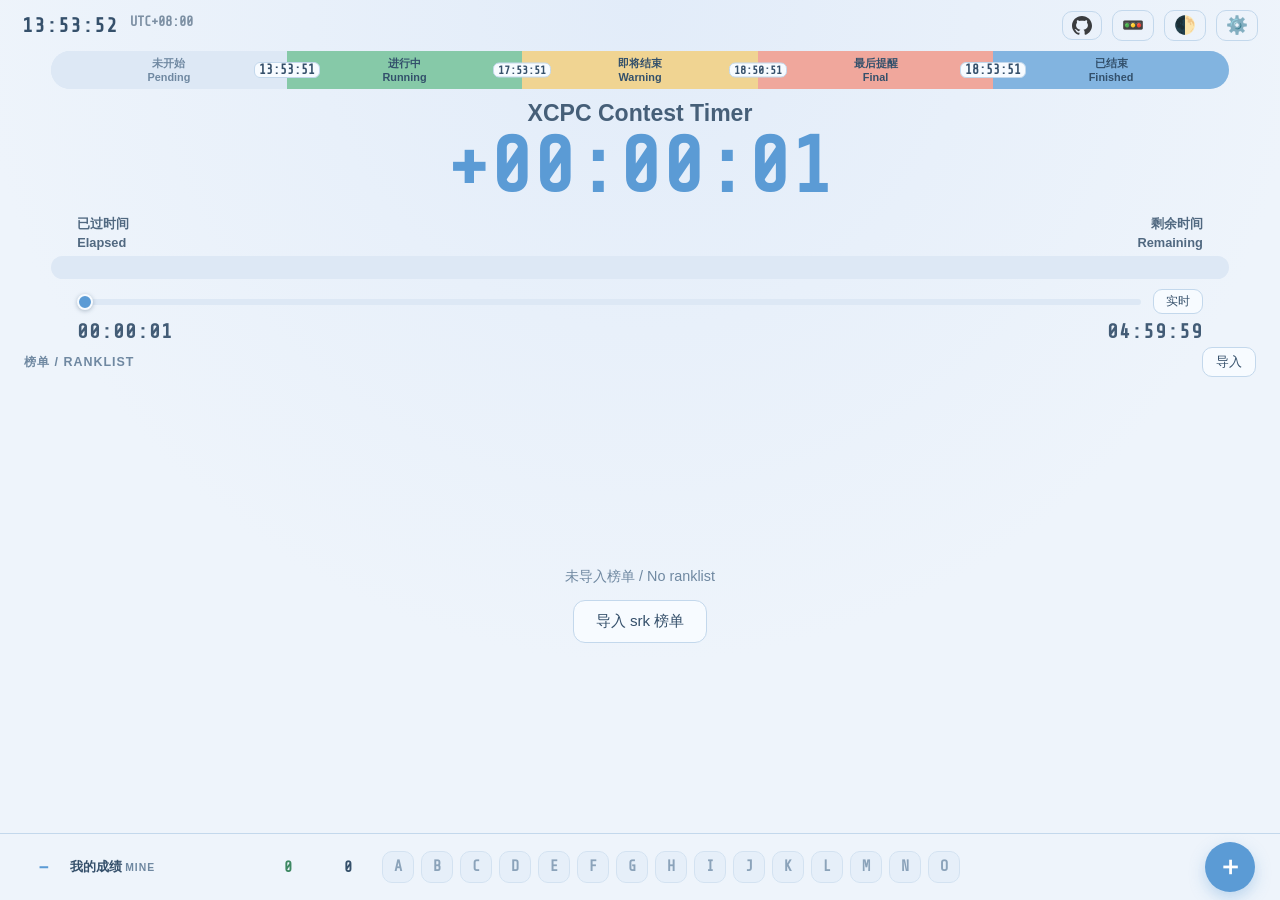
<file: index.html>
<!DOCTYPE html>
<html lang="zh-CN">

<head>
    <meta charset="UTF-8">
    <meta name="viewport" content="width=device-width, initial-scale=1.0">
    <title>TIME</title>
    <link rel="icon" type="image/webp" href="img/hourglass-not-done-microsoft.webp">
    <link rel="stylesheet" href="style.css">
</head>

<body>
    <div id="settings-modal" class="modal hidden">
        <div class="modal-content">
            <h2 style="margin-bottom: 5px;">设置</h2>
            <div style="text-align: center; font-size: 0.9rem; opacity: 0.9; font-weight: bold; margin-bottom: 14px; text-transform: uppercase; font-family: 'Share Tech Mono', monospace;">Settings</div>
            <div class="form-group">
                <label class="toggle-row" for="sim-toggle">
                    <span class="toggle-text">
                        <span class="toggle-cn">榜单模拟</span>
                        <span class="toggle-en">Ranklist Simulation</span>
                    </span>
                    <span class="toggle-switch">
                        <input type="checkbox" id="sim-toggle" checked>
                        <span class="toggle-track"></span>
                    </span>
                </label>
            </div>
            <div class="form-group">
                <label for="timezone-offset">时区调整 Time Zone (UTC Offset)</label>
                <div style="display: flex; gap: 5px;">
                    <input type="text" id="timezone-offset" placeholder="+08:00" value="+08:00" style="text-align: left; flex: 1;">
                    <button type="button" id="tz-btn-down" style="padding: 0 15px; font-size: 1.5rem; flex-shrink: 0;" title="减少时区">-</button>
                    <button type="button" id="tz-btn-up" style="padding: 0 15px; font-size: 1.5rem; flex-shrink: 0;" title="增加时区">+</button>
                </div>
            </div>
            <div class="form-group">
                <label for="page-title">页面标题 Page Title</label>
                <input type="text" id="page-title" value="TIME">
            </div>
            <div class="form-group">
                <label for="start-date">开始时间 Start Time</label>
                <div style="display: flex; gap: 5px;">
                    <input type="date" id="start-date" style="flex: 1.15; min-width: 0;" title="开始日期">
                    <div style="position: relative; flex: 1; min-width: 0;">
                        <input type="text" id="start-clock" style="width: 100%; padding-right: 28px;" placeholder="HH:MM:SS" title="开始时刻，可直接输入 HH:MM:SS 或 HH:MM">
                        <button type="button" id="start-clock-pick" title="选择时刻" aria-label="选择时刻" style="position: absolute; right: 0; top: 0; height: 100%; padding: 0 8px; font-size: 0.7rem; line-height: 1; border: none; border-left: 1.5px solid var(--modal-border); border-radius: 0 10px 10px 0; background: transparent; color: var(--text-muted); transform: none;">▼</button>
                    </div>
                    <button type="button" id="reset-time-btn" style="padding: 0 12px; font-size: 0.9rem; flex-shrink: 0; white-space: nowrap;" title="把开始时间设为此刻，从现在开始计时">重置</button>
                </div>
                <div id="start-picker" class="time-picker hidden">
                    <div class="tp-head"><span>时 H</span><span>分 M</span><span>秒 S</span></div>
                    <div class="tp-cols">
                        <div class="tp-col" id="tp-hour"></div>
                        <div class="tp-col" id="tp-min"></div>
                        <div class="tp-col" id="tp-sec"></div>
                    </div>
                    <button type="button" id="tp-now" class="tp-now">现在 Now</button>
                </div>
            </div>
            <div class="form-group">
                <label for="duration-hours">比赛时长 Duration</label>
                <div style="display: flex; gap: 5px;">
                    <div style="position: relative; flex: 1;">
                        <input type="text" id="duration-hours" value="5" style="text-align: left; padding-right: 35px;" title="比赛时长（小时），可填小数，例如 4.5">
                        <span style="position: absolute; right: 10px; top: 50%; transform: translateY(-50%); opacity: 0.8; font-size: 0.9rem; pointer-events: none; font-family: 'Share Tech Mono', monospace;">h</span>
                    </div>
                    <button type="button" id="duration-btn-down" style="padding: 0 15px; font-size: 1.5rem; flex-shrink: 0;" title="减少">-</button>
                    <button type="button" id="duration-btn-up" style="padding: 0 15px; font-size: 1.5rem; flex-shrink: 0;" title="增加">+</button>
                </div>
                <div id="end-time-hint" style="margin-top: 4px; font-size: 0.78rem; color: var(--text-muted); font-family: 'Share Tech Mono', Consolas, monospace;">结束 End —</div>
            </div>
            <div class="form-group">
                <label for="warning-ratio">提醒比例 Warning Ratio</label>
                <div style="display: flex; gap: 5px;">
                    <input type="text" id="warning-ratio" value="0.20" style="text-align: left; flex: 1;" title="比例">
                    <div style="position: relative; flex: 1;">
                        <input type="text" id="warning-time" style="text-align: left; padding-right: 35px; width: 100%;" title="对应时间">
                        <span style="position: absolute; right: 10px; top: 50%; transform: translateY(-50%); opacity: 0.8; font-size: 0.9rem; pointer-events: none; font-family: 'Share Tech Mono', monospace;">min</span>
                    </div>
                    <button type="button" id="wr-btn-down" style="padding: 0 15px; font-size: 1.5rem; flex-shrink: 0;" title="减少">-</button>
                    <button type="button" id="wr-btn-up" style="padding: 0 15px; font-size: 1.5rem; flex-shrink: 0;" title="增加">+</button>
                </div>
            </div>
            <div class="form-group">
                <label for="final-warning">最后提醒 Final Warning</label>
                <div style="display: flex; gap: 5px;">
                    <div style="position: relative; flex: 1;">
                        <input type="text" id="final-warning" value="3" style="text-align: left; padding-right: 35px;">
                        <span style="position: absolute; right: 10px; top: 50%; transform: translateY(-50%); opacity: 0.8; font-size: 0.9rem; pointer-events: none; font-family: 'Share Tech Mono', monospace;">min</span>
                    </div>
                    <button type="button" id="fw-btn-down" style="padding: 0 15px; font-size: 1.5rem; flex-shrink: 0;" title="减少">-</button>
                    <button type="button" id="fw-btn-up" style="padding: 0 15px; font-size: 1.5rem; flex-shrink: 0;" title="增加">+</button>
                </div>
            </div>
            <div style="display: flex; gap: 12px;">
                <div class="form-group" style="flex: 1; min-width: 0;">
                    <label for="wrong-penalty">错误罚时 Penalty</label>
                    <div style="display: flex; gap: 4px;">
                        <div style="position: relative; flex: 1; min-width: 0;">
                            <input type="text" id="wrong-penalty" value="20" style="text-align: left; padding-right: 30px;" title="每道已通过题目在 AC 前的每次错误提交所加的罚时（分钟）">
                            <span style="position: absolute; right: 6px; top: 50%; transform: translateY(-50%); opacity: 0.8; font-size: 0.8rem; pointer-events: none; font-family: 'Share Tech Mono', monospace;">min</span>
                        </div>
                        <button type="button" id="wp-btn-down" style="padding: 0 9px; font-size: 1.2rem; flex-shrink: 0;" title="减少">-</button>
                        <button type="button" id="wp-btn-up" style="padding: 0 9px; font-size: 1.2rem; flex-shrink: 0;" title="增加">+</button>
                    </div>
                </div>
                <div class="form-group" style="flex: 1; min-width: 0;">
                    <label for="problem-count">题目数量 Problems</label>
                    <div style="display: flex; gap: 4px;">
                        <input type="text" id="problem-count" value="15" style="text-align: left; flex: 1; min-width: 0;" title="罚时板显示的题目数量 (1-26)，从 A 开始命名">
                        <button type="button" id="pc-btn-down" style="padding: 0 9px; font-size: 1.2rem; flex-shrink: 0;" title="减少">-</button>
                        <button type="button" id="pc-btn-up" style="padding: 0 9px; font-size: 1.2rem; flex-shrink: 0;" title="增加">+</button>
                    </div>
                </div>
            </div>
            <div class="form-group" style="display: flex; align-items: center; justify-content: space-between; gap: 10px; flex-wrap: wrap; margin-bottom: 0;">
                <span style="font-size: 0.85rem; color: var(--text-muted);">记录保存在本机浏览器 / Saved locally</span>
                <button type="button" id="pb-reset-settings" style="font-size: 0.85rem; padding: 5px 10px;">清空罚时板 Clear</button>
            </div>
            <div class="modal-actions">
                <button id="save-settings-btn" style="display: flex; flex-direction: column; align-items: center; gap: 4px; margin: 0 auto;">
                    <span style="font-weight: bold;">保存关闭</span>
                    <span style="font-size: 0.8em; opacity: 0.9; font-weight: bold; font-family: 'Share Tech Mono', monospace;">Save & Close</span>
                </button>
            </div>
        </div>
    </div>

    <header>
        <div class="top-left">
            <span id="current-time-display" class="time-text small-clock" title="当前时间">00:00:00</span>
            <sup id="timezone-display" class="timezone-sup" title="当前时区">UTC</sup>
        </div>
        <div class="top-right">
            <a id="github-link" class="icon-link" href="https://github.com/zeyu10/xcpc-contest-timer" target="_blank" rel="noopener noreferrer" title="GitHub" aria-label="GitHub">
                <img class="icon-logo icon-logo-black" src="img/GitHub_Invertocat_Black.svg" alt="GitHub">
                <img class="icon-logo icon-logo-white" src="img/GitHub_Invertocat_White.svg" alt="GitHub">
            </a>
            <button id="legend-toggle" title="显示 / 隐藏说明进度条">🚥</button>
            <button id="theme-toggle" title="切换深色 / 浅色模式">🌓</button>
            <button id="settings-toggle" title="设定">⚙️</button>
        </div>
    </header>

    <main class="center-stage">
        <div id="legend-bar-container" class="legend-container">
            <div class="legend-segment empty-segment">
                <span class="cn">未开始</span>
                <span class="en">Pending</span>
                <div id="marker-1" class="legend-marker"></div>
            </div>
            <div class="legend-segment green-segment">
                <span class="cn">进行中</span>
                <span class="en">Running</span>
                <div id="marker-2" class="legend-marker"></div>
            </div>
            <div class="legend-segment yellow-segment">
                <span class="cn">即将结束</span>
                <span class="en">Warning</span>
                <div id="marker-3" class="legend-marker"></div>
            </div>
            <div class="legend-segment red-segment">
                <span class="cn">最后提醒</span>
                <span class="en">Final</span>
                <div id="marker-4" class="legend-marker"></div>
            </div>
            <div class="legend-segment blue-segment">
                <span class="cn">已结束</span>
                <span class="en">Finished</span>
            </div>
        </div>
        
        <h1 id="main-title">TIME</h1>
        <div class="big-text-container">
            <div id="big-text" class="time-text display-clock">+00:00:00</div>
        </div>

        <div class="progress-section">
            <div class="progress-labels-top">
                <div class="left-text">
                    <span class="label">已过时间</span>
                    <span class="label">Elapsed</span>
                </div>
                <div class="right-text">
                    <span class="label">剩余时间</span>
                    <span class="label">Remaining</span>
                </div>
            </div>

            <div class="progress-bar-container">
                <div id="progress-bar-fill" class="progress-bar"></div>
            </div>

            <div class="scrub-row">
                <input type="range" id="time-scrub" class="scrub" min="0" max="100" step="1" value="0" aria-label="时间轴 / Timeline">
                <button type="button" id="scrub-reset" class="scrub-btn" title="回到实时">实时</button>
            </div>

            <div class="progress-labels-bottom">
                <div class="left-time">
                    <span id="elapsed-time" class="time-text medium-clock">00:00:00</span>
                </div>
                <div class="right-time">
                    <span id="remaining-time" class="time-text medium-clock">00:00:00</span>
                </div>
            </div>
        </div>
    </main>

    <section id="ranklist" class="ranklist">
        <div class="rl-head">
            <div class="rl-head-left">
                <span class="rl-label">榜单 / RANKLIST</span>
                <span id="rl-title" class="rl-title"></span>
            </div>
            <div class="rl-head-actions">
                <button id="rl-import-btn" class="rl-btn" title="导入 srk (Standard Ranklist) JSON">导入</button>
                <button id="rl-clear-btn" class="rl-btn hidden" title="清除已导入的榜单">清空</button>
            </div>
        </div>
        <div class="rl-body">
            <div id="rl-empty" class="rl-empty">
                <div>未导入榜单 / No ranklist</div>
                <button id="rl-import-btn-2" class="rl-import-big">导入 srk 榜单</button>
            </div>
            <div id="rl-scroll" class="rl-scroll hidden">
                <table id="rl-table" class="rl-table"></table>
            </div>
        </div>
    </section>

    <section id="penalty-board" class="penalty-board">
        <div class="pb-mine">
            <span class="pb-mine-rank" id="pb-rank" title="当前名次">—</span>
            <span class="pb-mine-team">我的成绩 <span class="pb-mine-en">MINE</span></span>
            <span class="pb-mine-solved" id="pb-solved" title="当前通过题数">0</span>
            <span class="pb-mine-penalty" id="pb-penalty" title="当前罚时（分钟）">0</span>
        </div>
        <div class="pb-cells-wrap">
            <div id="pb-grid" class="pb-grid"></div>
        </div>
        <button id="pb-add" class="pb-add" title="记录一次提交" aria-label="记录一次提交">＋</button>
    </section>

    <div id="rl-modal" class="modal hidden">
        <div class="modal-content rl-modal-content">
            <h2 style="margin-bottom: 4px;">导入榜单</h2>
            <div class="rl-modal-sub">SRK · Standard Ranklist JSON</div>
            <textarea id="rl-input" spellcheck="false" placeholder='{&#10;  "type": "general",&#10;  "version": "0.3.13",&#10;  "contest": { "title": "...", "startAt": "...", "duration": [5, "h"] },&#10;  "problems": [ { "alias": "A", "title": "..." } ],&#10;  "rows": [ { "user": { "name": "Team" }, "score": { "value": 1, "time": [79, "min"] }, "statuses": [ { "result": "AC", "time": [79, "min"], "tries": 1 } ] } ]&#10;}'></textarea>
            <div id="rl-error" class="rl-error hidden"></div>
            <div class="rl-file-row">
                <button type="button" id="rl-file-btn" class="rl-btn">选择 JSON 文件</button>
                <input type="file" id="rl-file-input" accept=".json,application/json,text/plain" hidden>
                <span id="rl-file-note" class="rl-file-note">也可以直接把 .json 文件拖到这里</span>
            </div>
            <div class="rl-modal-foot">
                <span class="rl-hint">只有已通过的题目计入罚时；缺失 score 时会按 sorter 的 ICPC 规则推算</span>
                <div class="rl-modal-actions">
                    <button id="rl-import-cancel" class="rl-btn">取消</button>
                    <button id="rl-import-confirm" class="rl-btn rl-btn-primary">确认导入</button>
                </div>
            </div>
        </div>
    </div>

    <div id="pb-sheet" class="pb-sheet hidden">
        <div class="pb-sheet-head">
            <span>记录提交 / Submit</span>
            <button id="pb-sheet-close" class="pb-sheet-close" title="关闭">×</button>
        </div>
        <div id="pb-picker" class="pb-picker"></div>
        <div class="pb-sheet-actions">
            <button id="pb-ac" class="pb-choice pb-choice-ac">正确</button>
            <button id="pb-wa" class="pb-choice pb-choice-wa">错误</button>
        </div>
        <div class="pb-sheet-hint">选题目 → 点「正确」或「错误」<br>点击已记录的字母可清除该题</div>
    </div>

    <div id="toast"></div>

    <script src="script.js"></script>
</body>

</html>
</file>
<file: style.css>
@font-face {
    font-family: 'Share Tech Mono';
    src: url('./ShareTechMono.woff2') format('woff2');
    font-weight: normal;
    font-style: normal;
    font-display: swap;
}

/* ===== 淡蓝色主题 / Soft blue theme ===== */
:root {
    --bg-color: #eef4fb;
    --bg-glow: #e2ecf9;
    --text-color: #35506b;
    --text-muted: #6f88a1;
    --bar-bg: #dde8f5;
    --modal-bg: #f7fbff;
    --modal-border: #c3d8ec;
    --accent: #5b9bd5;
    --accent-soft: #d6e7f7;

    --phase-run: #86c9a8;
    --phase-warn: #f0d492;
    --phase-final: #f0a79c;
    --phase-done: #82b4e0;

    --ok-bg: #d9f0e3;
    --ok-border: #a2d8bd;
    --ok-text: #3d8862;
    --bad-bg: #fbe5e1;
    --bad-border: #f0bdb4;
    --bad-text: #c06a5d;
    --idle-bg: #e6eff9;
    --idle-border: #d3e2f1;
    --idle-text: #8ba3ba;
    --float-bg: rgba(238, 244, 251, 0.93);

    /* 榜单列宽（底部“我的一行”复用同一组变量，保证列对齐） */
    --rl-pad: 24px;
    --rl-border: 1.5px;
    --rl-rank-w: 36px;
    --rl-team-w: 200px;
    --rl-solved-w: 52px;
    --rl-penalty-w: 68px;
    --rl-cell-w: 38px;
    --pb-cell-size: 32px;
}

body.dark-mode {
    --bg-color: #16232f;
    --bg-glow: #1b2b3a;
    --text-color: #d3e3f2;
    --text-muted: #8ba4bb;
    --bar-bg: #223648;
    --modal-bg: #1b2b3a;
    --modal-border: #35536b;
    --accent: #6fa8dc;
    --accent-soft: #24405a;

    --phase-run: #4e8f72;
    --phase-warn: #a8863f;
    --phase-final: #a85c50;
    --phase-done: #3f6f9e;

    --ok-bg: #1e3a31;
    --ok-border: #3a7a60;
    --ok-text: #85d9ae;
    --bad-bg: #3a2528;
    --bad-border: #7d4b46;
    --bad-text: #f0a79c;
    --idle-bg: #1e2f3f;
    --idle-border: #2c4257;
    --idle-text: #7c93a8;
    --float-bg: rgba(22, 35, 47, 0.92);
}

* {
    box-sizing: border-box;
    margin: 0;
    padding: 0;
}

body {
    background-color: var(--bg-color);
    background-image: radial-gradient(circle at 50% 0%, var(--bg-glow) 0%, var(--bg-color) 60%);
    color: var(--text-color);
    font-family: -apple-system, BlinkMacSystemFont, "Segoe UI", Roboto, Helvetica, Arial, sans-serif;
    transition: background-color 0.3s, color 0.3s;
    height: 100vh;
    display: flex;
    flex-direction: column;
    overflow: hidden;
}

.time-text {
    font-family: 'Share Tech Mono', Consolas, 'Courier New', monospace;
    font-weight: bold;
    letter-spacing: 2px;
}

header {
    display: flex;
    justify-content: space-between;
    align-items: center;
    padding: 14px 26px;
    flex: 0 0 auto;
}

.top-left {
    display: flex;
    align-items: center;
    gap: 12px;
}

.label {
    font-size: clamp(0.85rem, 1.2vw, 1.25rem);
    font-weight: bold;
    opacity: 0.85;
}

.small-clock {
    font-size: clamp(1.1rem, 1.6vw, 1.7rem);
    letter-spacing: 1px;
}

.timezone-sup {
    font-family: 'Share Tech Mono', Consolas, monospace;
    font-size: 0.85rem;
    font-weight: bold;
    opacity: 0.6;
    transform: translateY(-4px);
}

.top-right {
    display: flex;
    gap: 10px;
    align-items: center;
}

button {
    background: none;
    border: 1.5px solid var(--modal-border);
    color: var(--text-color);
    font-size: 1.3rem;
    cursor: pointer;
    padding: 5px 10px;
    border-radius: 10px;
    font-family: inherit;
    transition: transform 0.15s, background-color 0.2s, border-color 0.2s;
}

button:hover {
    transform: translateY(-1px);
    border-color: var(--accent);
}

header button,
header .icon-link {
    font-size: 1.1rem;
    padding: 4px 9px;
}

.icon-link {
    display: inline-flex;
    align-items: center;
    justify-content: center;
    border: 1.5px solid var(--modal-border);
    border-radius: 10px;
    padding: 4px 9px;
    color: var(--text-color);
    text-decoration: none;
    cursor: pointer;
    transition: transform 0.15s, border-color 0.2s;
}

.icon-link:hover {
    transform: translateY(-1px);
    border-color: var(--accent);
}

.icon-logo {
    display: block;
    height: 1.2rem;
    width: auto;
    opacity: 0.75;
}

.icon-logo-white {
    display: none;
}

body.dark-mode .icon-logo-black {
    display: none;
}

body.dark-mode .icon-logo-white {
    display: block;
}

.center-stage {
    flex: 0 0 auto;
    min-height: 0;
    display: flex;
    flex-direction: column;
    justify-content: center;
    align-items: center;
    padding: 0 4%;
}

#main-title {
    font-size: clamp(1.3rem, 2.4vw, 2.2rem);
    font-weight: 600;
    margin-bottom: 0.6vh;
    text-align: center;
    color: var(--text-color);
    opacity: 0.9;
}

.big-text-container {
    display: flex;
    justify-content: center;
    align-items: center;
}

.display-clock {
    font-size: min(7.4vw, 11.5vh);
    line-height: 1;
    color: var(--accent);
    transition: color 0.4s;
}

.display-clock[data-phase="warn"] {
    color: var(--phase-warn);
}

.display-clock[data-phase="final"] {
    color: var(--phase-final);
}

.display-clock[data-phase="done"] {
    color: var(--phase-done);
}

.progress-section {
    width: 100%;
    margin-top: 1.4vh;
}

.progress-labels-top {
    display: flex;
    justify-content: space-between;
    margin-bottom: 10px;
    padding: 0 26px;
    width: 100%;
}

.progress-labels-bottom {
    display: flex;
    justify-content: space-between;
    margin-top: 10px;
    padding: 0 26px;
    width: 100%;
}

.left-text,
.right-text {
    display: flex;
    flex-direction: column;
    gap: 2px;
}

.right-text {
    align-items: flex-end;
}

.left-time {
    display: flex;
    justify-content: flex-start;
}

.right-time {
    display: flex;
    justify-content: flex-end;
}

.medium-clock {
    font-size: clamp(1.15rem, 2.1vw, 2.1rem);
    letter-spacing: 1px;
    color: var(--text-color);
    opacity: 0.92;
}

.progress-bar-container {
    width: 100%;
    height: clamp(26px, 4vh, 46px);
    background-color: var(--bar-bg);
    border-radius: 30px;
    overflow: hidden;
}

.progress-bar {
    height: 100%;
    width: 0%;
    background-color: var(--phase-run);
    transition: width 1s linear, background-color 0.5s;
}

.progress-bar[data-phase="pending"] {
    background-color: var(--idle-border);
}

.progress-bar[data-phase="warn"] {
    background-color: var(--phase-warn);
}

.progress-bar[data-phase="final"] {
    background-color: var(--phase-final);
}

.progress-bar[data-phase="done"] {
    background-color: var(--phase-done);
}

/* ===== 阶段图例 / Legend ===== */
.legend-container {
    display: flex;
    width: 100%;
    height: clamp(38px, 5vh, 52px);
    background-color: var(--bar-bg);
    margin-bottom: 1.8vh;
    border-radius: 26px;
    overflow: hidden;
    transition: opacity 0.3s, height 0.3s, margin-bottom 0.3s, padding 0.3s;
    flex: 0 0 auto;
}

.legend-container.hidden {
    opacity: 0;
    height: 0;
    margin-bottom: 0;
    padding: 0;
    pointer-events: none;
}

.legend-segment {
    flex: 1;
    display: flex;
    flex-direction: column;
    justify-content: center;
    align-items: center;
    padding: 6px 0;
    font-size: 0.8rem;
    font-weight: bold;
    position: relative;
    color: #33506b;
}

body.dark-mode .legend-segment {
    color: #e2eefb;
}

.legend-marker {
    position: absolute;
    right: 0;
    top: 50%;
    transform: translate(50%, -50%);
    background: var(--modal-bg);
    color: var(--text-color);
    font-family: 'Share Tech Mono', Consolas, monospace;
    font-size: 0.9rem;
    padding: 1px 5px;
    border-radius: 6px;
    border: 1px solid var(--modal-border);
    z-index: 10;
    white-space: nowrap;
}

#marker-1,
#marker-4 {
    font-size: 1rem;
}

.legend-segment:last-child {
    border-right: none !important;
}

.empty-segment {
    background-color: var(--bar-bg);
    color: var(--text-muted);
}

.passed-segment {
    background-color: var(--bar-bg) !important;
    color: var(--text-muted) !important;
}

.green-segment {
    background-color: var(--phase-run);
}

.yellow-segment {
    background-color: var(--phase-warn);
}

.red-segment {
    background-color: var(--phase-final);
}

.blue-segment {
    background-color: var(--phase-done);
}

.cn {
    font-size: clamp(0.7rem, 1vw, 0.95rem);
}

.en {
    font-size: clamp(0.7rem, 1vw, 0.95rem);
}

/* ===== 自定义时间选择器（Firefox 没有 type=time 的弹出选择器） ===== */
.time-picker {
    margin-top: 6px;
    padding: 6px 8px 8px;
    border: 1.5px solid var(--modal-border);
    border-radius: 12px;
    background-color: var(--bg-color);
}

.time-picker.hidden {
    display: none;
}

.tp-head {
    display: grid;
    grid-template-columns: repeat(3, 1fr);
    gap: 4px;
    font-size: 0.65rem;
    color: var(--text-muted);
    text-align: center;
    padding-bottom: 4px;
    font-family: 'Share Tech Mono', Consolas, monospace;
}

.tp-cols {
    display: grid;
    grid-template-columns: repeat(3, 1fr);
    gap: 4px;
}

.tp-col {
    position: relative;      /* 让按钮的 offsetTop 相对本列，便于滚动定位 */
    max-height: 132px;
    overflow-y: auto;
    display: flex;
    flex-direction: column;
    gap: 2px;
}

.tp-col button {
    border: none;
    background: transparent;
    color: var(--text-color);
    font-family: 'Share Tech Mono', Consolas, monospace;
    font-size: 0.8rem;
    padding: 3px 0;
    border-radius: 6px;
    line-height: 1.2;
}

.tp-col button:hover {
    background-color: var(--accent-soft);
    transform: none;
}

.tp-col button.on {
    background-color: var(--accent);
    border-color: var(--accent);
    color: #ffffff;
}

.tp-now {
    width: 100%;
    margin-top: 6px;
    font-size: 0.78rem;
    padding: 5px 0;
    border-radius: 9px;
    border: 1.5px solid var(--modal-border);
    background-color: var(--modal-bg);
    color: var(--text-color);
}

/* ===== 罚时板 / Penalty board（固定在底部，与榜单列对齐的“我的一行”） ===== */
.penalty-board {
    position: fixed;
    left: 0;
    right: 0;
    bottom: 0;
    z-index: 900;
    display: flex;
    align-items: center;
    padding: 8px calc(var(--rl-pad) + var(--rl-border));
    background-color: var(--float-bg);
    backdrop-filter: blur(10px);
    border-top: 1.5px solid var(--modal-border);
}

.pb-mine {
    flex: 0 0 auto;
    display: grid;
    grid-template-columns: var(--rl-rank-w) var(--rl-team-w) var(--rl-solved-w) var(--rl-penalty-w);
    align-items: center;
}

.pb-mine-rank,
.pb-mine-solved,
.pb-mine-penalty {
    font-family: 'Share Tech Mono', Consolas, monospace;
    font-weight: bold;
    text-align: center;
    font-size: 0.95rem;
}

.pb-mine-rank {
    color: var(--accent);
    font-size: 1.05rem;
}

.pb-mine-team {
    font-size: 0.82rem;
    font-weight: 600;
    color: var(--text-color);
    padding-left: 8px;
    white-space: nowrap;
    overflow: hidden;
    text-overflow: ellipsis;
}

.pb-mine-en {
    font-size: 0.65rem;
    color: var(--text-muted);
    letter-spacing: 1px;
}

.pb-mine-solved {
    color: var(--ok-text);
}

.pb-mine-penalty {
    color: var(--text-color);
}

.pb-cells-wrap {
    flex: 1 1 auto;
    min-width: 0;
    overflow: hidden;
}

.pb-grid {
    display: flex;
    flex-wrap: wrap;
    gap: 7px;
    justify-content: flex-start;
}

/* 有榜单时：与榜单题目列一一对齐 */
body.has-ranklist .pb-grid {
    display: grid;
    grid-auto-flow: column;
    grid-auto-columns: var(--rl-cell-w);
    justify-content: start;
    gap: 0;
    flex-wrap: nowrap;
    will-change: transform;
}

.pb-cell {
    width: var(--pb-cell-size);
    height: var(--pb-cell-size);
    padding: 0;
    border-radius: 10px;
    border: 1.5px solid var(--idle-border);
    background-color: var(--idle-bg);
    color: var(--idle-text);
    font-family: 'Share Tech Mono', Consolas, monospace;
    font-size: 0.95rem;
    font-weight: bold;
    line-height: 1;
    letter-spacing: 0;
    transition: transform 0.15s, background-color 0.25s, border-color 0.25s, color 0.25s;
}

body.has-ranklist .pb-cell {
    justify-self: center;
}

.pb-cell:hover {
    transform: translateY(-2px);
    border-color: var(--accent);
}

.pb-cell.is-ac {
    background-color: var(--ok-bg);
    border-color: var(--ok-border);
    color: var(--ok-text);
}

.pb-cell.is-wa {
    background-color: var(--bad-bg);
    border-color: var(--bad-border);
    color: var(--bad-text);
}

/* 加号 / Add button */
.pb-add {
    flex: 0 0 auto;
    width: 50px;
    height: 50px;
    padding: 0;
    border: none;
    border-radius: 50%;
    background-color: var(--accent);
    color: #ffffff;
    font-size: 1.6rem;
    font-weight: bold;
    line-height: 1;
    box-shadow: 0 6px 16px rgba(91, 155, 213, 0.35);
    transition: transform 0.15s, box-shadow 0.2s, background-color 0.2s;
}

.pb-add:hover {
    transform: translateY(-1px) scale(1.04);
    box-shadow: 0 8px 20px rgba(91, 155, 213, 0.45);
    border: none;
}

/* 记录面板 / Submit sheet */
.pb-sheet {
    position: fixed;
    right: 24px;
    bottom: 86px;
    width: min(320px, calc(100vw - 40px));
    background-color: var(--modal-bg);
    border: 1.5px solid var(--modal-border);
    border-radius: 16px;
    padding: 16px;
    display: flex;
    flex-direction: column;
    gap: 12px;
    box-shadow: 0 14px 34px rgba(53, 80, 107, 0.16);
    z-index: 950;
}

.pb-sheet.hidden {
    display: none;
}

.pb-sheet-head {
    display: flex;
    align-items: center;
    justify-content: space-between;
    font-weight: 600;
    font-size: 0.95rem;
    color: var(--text-color);
}

.pb-sheet-close {
    border: none;
    background: none;
    font-size: 1.2rem;
    line-height: 1;
    padding: 0 4px;
    color: var(--text-muted);
}

.pb-sheet-close:hover {
    transform: none;
    border: none;
    color: var(--text-color);
}

.pb-picker {
    display: flex;
    flex-wrap: wrap;
    gap: 6px;
}

.pb-pick {
    width: 38px;
    height: 38px;
    padding: 0;
    border-radius: 10px;
    border: 1.5px solid var(--idle-border);
    background-color: var(--idle-bg);
    color: var(--idle-text);
    font-family: 'Share Tech Mono', Consolas, monospace;
    font-size: 1rem;
    font-weight: bold;
    line-height: 1;
    letter-spacing: 0;
}

.pb-pick.is-ac {
    background-color: var(--ok-bg);
    border-color: var(--ok-border);
    color: var(--ok-text);
}

.pb-pick.is-wa {
    background-color: var(--bad-bg);
    border-color: var(--bad-border);
    color: var(--bad-text);
}

.pb-pick.selected {
    border-color: var(--accent);
    box-shadow: 0 0 0 2px var(--accent-soft);
}

.pb-sheet-actions {
    display: flex;
    gap: 10px;
}

.pb-choice {
    flex: 1;
    padding: 11px 0;
    border-radius: 12px;
    font-size: 1rem;
    font-weight: bold;
}

.pb-choice-ac {
    background-color: var(--ok-bg);
    border-color: var(--ok-border);
    color: var(--ok-text);
}

.pb-choice-wa {
    background-color: var(--bad-bg);
    border-color: var(--bad-border);
    color: var(--bad-text);
}

.pb-choice:hover {
    transform: translateY(-1px);
}

.pb-sheet-hint {
    font-size: 0.75rem;
    line-height: 1.5;
    color: var(--text-muted);
    text-align: center;
}

/* ===== 设置面板 / Settings modal ===== */
.modal {
    position: fixed;
    top: 0;
    left: 0;
    width: 100vw;
    height: 100vh;
    background: rgba(53, 80, 107, 0.25);
    backdrop-filter: blur(2px);
    display: flex;
    justify-content: center;
    align-items: center;
    z-index: 1000;
}

.modal.hidden {
    display: none;
}

.modal-content {
    background-color: var(--modal-bg);
    border: 1.5px solid var(--modal-border);
    padding: 22px 26px;
    border-radius: 18px;
    width: 90%;
    max-width: 480px;
    max-height: 94vh;
    overflow-y: auto;
    box-shadow: 0 18px 40px rgba(53, 80, 107, 0.18);
}

.modal-content h2 {
    margin-bottom: 12px;
    text-align: center;
    font-size: 1.3rem;
}

.form-group {
    margin-bottom: 10px;
}

.form-group label {
    display: block;
    margin-bottom: 4px;
    font-weight: 600;
    font-size: 0.9rem;
    color: var(--text-color);
}

.form-group input {
    width: 100%;
    padding: 8px 10px;
    font-size: 0.95rem;
    border: 1.5px solid var(--modal-border);
    border-radius: 10px;
    background: var(--bg-color);
    color: var(--text-color);
    font-family: inherit;
}

.form-group input:focus {
    outline: none;
    border-color: var(--accent);
}

.color-scheme-dark input[type="datetime-local"]::-webkit-calendar-picker-indicator,
.color-scheme-dark input[type="date"]::-webkit-calendar-picker-indicator,
.color-scheme-dark input[type="time"]::-webkit-calendar-picker-indicator {
    filter: invert(1);
}

.modal-actions {
    position: sticky;
    bottom: -22px;
    margin-top: 16px;
    padding: 12px 0 22px;
    text-align: center;
    background-color: var(--modal-bg);
    border-top: 1px solid var(--modal-border);
}

.modal-actions button {
    padding: 10px 24px;
    font-size: 1.05rem;
    border-radius: 14px;
    background-color: var(--accent);
    border-color: var(--accent);
    color: #ffffff;
}

.modal-actions button:hover {
    background-color: var(--accent);
    border-color: var(--accent);
}

/* ===== 提示 / Toast ===== */
#toast {
    position: fixed;
    left: 50%;
    bottom: 34px;
    transform: translate(-50%, 14px);
    background-color: var(--modal-bg);
    color: var(--text-color);
    border: 1.5px solid var(--modal-border);
    border-radius: 12px;
    padding: 9px 20px;
    font-weight: 600;
    font-size: 0.9rem;
    opacity: 0;
    pointer-events: none;
    transition: opacity 0.25s, transform 0.25s;
    box-shadow: 0 10px 24px rgba(53, 80, 107, 0.15);
    z-index: 2000;
    max-width: 90vw;
    text-align: center;
}

#toast.show {
    opacity: 1;
    transform: translate(-50%, 0);
}

/* ===== 榜单 / Ranklist ===== */
.ranklist {
    flex: 1 1 auto;
    min-height: 0;
    display: flex;
    flex-direction: column;
    gap: 8px;
    padding: 4px var(--rl-pad) 76px;
}

.rl-head {
    flex: 0 0 auto;
    display: flex;
    align-items: center;
    justify-content: space-between;
    gap: 12px;
}

.rl-head-left {
    display: flex;
    align-items: baseline;
    gap: 10px;
    min-width: 0;
}

.rl-label {
    font-size: 0.78rem;
    font-weight: bold;
    letter-spacing: 1px;
    color: var(--text-muted);
    white-space: nowrap;
}

.rl-title {
    font-size: 0.95rem;
    font-weight: 600;
    color: var(--text-color);
    white-space: nowrap;
    overflow: hidden;
    text-overflow: ellipsis;
}

.rl-head-actions {
    display: flex;
    gap: 8px;
    flex-shrink: 0;
}

.rl-btn {
    font-size: 0.82rem;
    padding: 5px 13px;
    border-radius: 10px;
    border: 1.5px solid var(--modal-border);
    background-color: var(--modal-bg);
    color: var(--text-color);
}

.rl-btn.hidden {
    display: none;
}

.rl-btn-primary {
    background-color: var(--accent);
    border-color: var(--accent);
    color: #ffffff;
}

.rl-body {
    flex: 1 1 auto;
    min-height: 0;
    display: flex;
}

.rl-empty {
    flex: 1 1 auto;
    display: flex;
    flex-direction: column;
    align-items: center;
    justify-content: center;
    gap: 14px;
    color: var(--text-muted);
    font-size: 0.9rem;
}

.rl-empty.hidden {
    display: none;
}

.rl-import-big {
    font-size: 0.95rem;
    padding: 10px 22px;
    border-radius: 12px;
    background-color: var(--modal-bg);
    border: 1.5px solid var(--modal-border);
    color: var(--text-color);
}

.rl-scroll {
    flex: 1 1 auto;
    min-height: 0;
    overflow: auto;
    border: 1.5px solid var(--modal-border);
    border-radius: 14px;
    background-color: var(--modal-bg);
}

.rl-scroll.hidden {
    display: none;
}

.rl-table {
    border-collapse: separate;
    border-spacing: 0;
    width: 100%;
    table-layout: fixed;
    font-size: 0.85rem;
}

.rl-table col {
    min-width: 0;
}

.rl-table th,
.rl-table td {
    padding: 5px 8px;
    text-align: center;
    white-space: nowrap;
    font-weight: normal;
}

.rl-table thead th {
    position: sticky;
    top: 0;
    z-index: 2;
    background-color: var(--bar-bg);
    color: var(--text-muted);
    font-size: 0.76rem;
    font-weight: bold;
    border-bottom: 1.5px solid var(--modal-border);
}

.rl-table tbody tr:hover td {
    background-color: var(--accent-soft);
}

.rl-table tbody td {
    border-bottom: 1px solid var(--idle-border);
    color: var(--text-color);
}

.rl-table tbody tr:last-child td {
    border-bottom: none;
}

.rl-table tr.unofficial {
    opacity: 0.55;
}

.rl-rank {
    font-family: 'Share Tech Mono', Consolas, monospace;
    color: var(--text-muted);
}

.rl-team {
    text-align: left !important;
}

.rl-name {
    display: block;
    overflow: hidden;
    text-overflow: ellipsis;
    white-space: nowrap;
    font-weight: 600;
}

.rl-org {
    display: block;
    font-size: 0.7rem;
    color: var(--text-muted);
    overflow: hidden;
    text-overflow: ellipsis;
    white-space: nowrap;
}

.rl-team,
.rl-rank,
.rl-solved,
.rl-penalty {
    overflow: hidden;
}

/* 通过 / 罚时 与题号区之间加一条分隔线 */
.rl-penalty {
    border-right: 1px solid var(--idle-border);
}

.rl-spacer {
    width: auto !important;
}

.rl-prob-head,
.rl-cell {
    padding-left: 0 !important;
    padding-right: 0 !important;
}

.rl-prob-head {
    font-family: 'Share Tech Mono', Consolas, monospace;
    font-size: 0.85rem;
}

.rl-cell {
    padding-top: 4px !important;
    padding-bottom: 4px !important;
}

.rl-chip {
    display: inline-flex;
    align-items: center;
    justify-content: center;
    width: var(--pb-cell-size);
    height: var(--pb-cell-size);
    padding: 0;
    border-radius: 10px;
    border: 1.5px solid var(--idle-border);
    background-color: var(--idle-bg);
    color: var(--idle-text);
    font-family: 'Share Tech Mono', Consolas, monospace;
    font-size: 0.85rem;
    font-weight: bold;
    line-height: 1;
}

.rl-cell.state-solved .rl-chip {
    background-color: var(--ok-bg);
    border-color: var(--ok-border);
    color: var(--ok-text);
}

.rl-cell.state-rj .rl-chip {
    background-color: var(--bad-bg);
    border-color: var(--bad-border);
    color: var(--bad-text);
}

.rl-cell.state-frozen .rl-chip {
    background-color: var(--phase-warn);
    border-color: var(--phase-warn);
    color: #6d5717;
}

.rl-solved {
    font-family: 'Share Tech Mono', Consolas, monospace;
    font-weight: bold;
    color: var(--ok-text);
}

.rl-penalty {
    font-family: 'Share Tech Mono', Consolas, monospace;
    color: var(--text-color);
}

/* ===== 导入弹框 / Import modal ===== */
.rl-modal-content {
    max-width: 760px;
    width: 94%;
    display: flex;
    flex-direction: column;
}

.rl-modal-sub {
    text-align: center;
    font-size: 0.72rem;
    letter-spacing: 1px;
    text-transform: uppercase;
    color: var(--text-muted);
    font-family: 'Share Tech Mono', Consolas, monospace;
    margin-bottom: 12px;
}

#rl-input {
    width: 100%;
    height: 44vh;
    min-height: 160px;
    padding: 12px;
    border-radius: 12px;
    border: 1.5px solid var(--modal-border);
    background-color: var(--bg-color);
    color: var(--text-color);
    font-family: 'Share Tech Mono', Consolas, 'Courier New', monospace;
    font-size: 0.78rem;
    line-height: 1.45;
    resize: vertical;
}

#rl-input:focus {
    outline: none;
    border-color: var(--accent);
}

.rl-error {
    margin-top: 10px;
    padding: 8px 12px;
    border-radius: 10px;
    border: 1.5px solid var(--bad-border);
    background-color: var(--bad-bg);
    color: var(--bad-text);
    font-size: 0.82rem;
    white-space: pre-wrap;
    word-break: break-word;
}

.rl-error.hidden {
    display: none;
}

.rl-file-row {
    display: flex;
    align-items: center;
    gap: 10px;
    margin-top: 10px;
    flex-wrap: wrap;
}

.rl-file-note {
    font-size: 0.75rem;
    color: var(--text-muted);
}

.rl-file-note.loaded {
    color: var(--accent);
    font-weight: 600;
}

#rl-input.dragover {
    border-color: var(--accent);
    border-style: dashed;
    background-color: var(--accent-soft);
}

.rl-modal-foot {
    display: flex;
    align-items: center;
    justify-content: space-between;
    gap: 12px;
    margin-top: 14px;
    flex-wrap: wrap;
}

.rl-hint {
    font-size: 0.72rem;
    color: var(--text-muted);
    max-width: 60%;
    line-height: 1.4;
}

.rl-modal-actions {
    display: flex;
    gap: 10px;
    margin-left: auto;
}

/* ===== 榜单模拟开关 / Ranklist simulation switch ===== */
.toggle-row {
    display: flex !important;
    align-items: center;
    justify-content: space-between;
    gap: 12px;
    margin-bottom: 0 !important;
    cursor: pointer;
    user-select: none;
}

.toggle-text {
    display: flex;
    flex-direction: column;
    line-height: 1.25;
    min-width: 0;
}

.toggle-cn {
    font-size: 0.95rem;
    font-weight: 600;
}

.toggle-en {
    font-size: 0.7rem;
    color: var(--text-muted);
    font-family: 'Share Tech Mono', Consolas, monospace;
    letter-spacing: 0.5px;
}

.toggle-switch {
    position: relative;
    flex: 0 0 auto;
    width: 46px;
    height: 26px;
}

.toggle-switch input {
    position: absolute;
    inset: 0;
    width: 100%;
    height: 100%;
    margin: 0;
    padding: 0;
    opacity: 0;
    border: none;
    cursor: pointer;
    z-index: 1;
}

.toggle-track {
    position: absolute;
    inset: 0;
    border-radius: 13px;
    background-color: var(--bar-bg);
    border: 1.5px solid var(--modal-border);
    transition: background-color 0.2s, border-color 0.2s;
}

.toggle-track::after {
    content: '';
    position: absolute;
    top: 2px;
    left: 2px;
    width: 18px;
    height: 18px;
    border-radius: 50%;
    background-color: var(--modal-bg);
    box-shadow: 0 1px 3px rgba(53, 80, 107, 0.3);
    transition: transform 0.2s, background-color 0.2s;
}

.toggle-switch input:checked + .toggle-track {
    background-color: var(--accent);
    border-color: var(--accent);
}

.toggle-switch input:checked + .toggle-track::after {
    transform: translateX(20px);
    background-color: #ffffff;
}

.toggle-switch input:focus-visible + .toggle-track {
    box-shadow: 0 0 0 3px var(--accent-soft);
}

/* 关闭榜单模拟：隐藏榜单与时间轴，计时器回到居中的整屏布局 */
body.sim-off .ranklist,
body.sim-off .scrub-row {
    display: none;
}

body.sim-off .center-stage {
    flex: 1 1 auto;
}

/* ===== 时间轴 / Timeline scrubber ===== */
.scrub-row {
    display: flex;
    align-items: center;
    gap: 12px;
    margin-top: 10px;
    padding: 0 26px;
}

.scrub {
    -webkit-appearance: none;
    appearance: none;
    flex: 1 1 auto;
    height: 18px;
    background: transparent;
    cursor: pointer;
}

.scrub::-webkit-slider-runnable-track {
    height: 6px;
    border-radius: 3px;
    background-color: var(--bar-bg);
}

.scrub::-webkit-slider-thumb {
    -webkit-appearance: none;
    appearance: none;
    width: 16px;
    height: 16px;
    margin-top: -5px;
    border-radius: 50%;
    background-color: var(--accent);
    border: 2px solid var(--modal-bg);
    box-shadow: 0 1px 4px rgba(53, 80, 107, 0.35);
    transition: transform 0.15s;
}

.scrub:hover::-webkit-slider-thumb {
    transform: scale(1.12);
}

.scrub::-moz-range-track {
    height: 6px;
    border-radius: 3px;
    background-color: var(--bar-bg);
}

.scrub::-moz-range-thumb {
    width: 14px;
    height: 14px;
    border-radius: 50%;
    background-color: var(--accent);
    border: 2px solid var(--modal-bg);
}

.scrub-btn {
    flex: 0 0 auto;
    font-size: 0.78rem;
    padding: 3px 12px;
    border-radius: 9px;
    border: 1.5px solid var(--modal-border);
    background-color: var(--modal-bg);
    color: var(--text-color);
}

body.scrubbing .scrub-btn {
    background-color: var(--accent);
    border-color: var(--accent);
    color: #ffffff;
}

body.scrubbing .progress-bar {
    transition: none;
}

body.scrubbing .display-clock {
    opacity: 0.85;
}

/* ===== 矮屏压缩计时区，把空间让给榜单 ===== */
@media (max-height: 900px) {
    header {
        padding: 10px 22px;
    }

    .display-clock {
        font-size: min(6vw, 9vh);
    }

    #main-title {
        font-size: clamp(1.1rem, 1.8vw, 1.6rem);
        margin-bottom: 0.4vh;
    }

    .legend-container {
        height: clamp(30px, 4.2vh, 44px);
        margin-bottom: 1.2vh;
    }

    .legend-marker {
        font-size: 0.72rem;
        padding: 0 4px;
    }

    #marker-1,
    #marker-4 {
        font-size: 0.8rem;
    }

    .progress-section {
        margin-top: 1vh;
    }

    .progress-labels-top {
        margin-bottom: 6px;
    }

    .progress-labels-bottom {
        margin-top: 6px;
    }

    .progress-bar-container {
        height: clamp(18px, 2.6vh, 30px);
    }

    .medium-clock {
        font-size: clamp(1rem, 1.6vw, 1.5rem);
    }

    .label {
        font-size: clamp(0.75rem, 1vw, 1rem);
    }

    .cn,
    .en {
        font-size: clamp(0.6rem, 0.85vw, 0.85rem);
    }
}

/* ===== 小屏适配 / Small screens ===== */
@media (max-width: 900px) {
    .medium-clock {
        font-size: 1.3rem;
    }

    .label {
        font-size: 0.95rem;
    }

    .display-clock {
        font-size: min(13vw, 11vh);
    }

    .pb-add {
        width: 42px;
        height: 42px;
        font-size: 1.35rem;
    }

    .pb-mine-team {
        font-size: 0.72rem;
    }

    .pb-mine-en {
        display: none;
    }

    .pb-sheet {
        right: 14px;
        bottom: 72px;
    }

    .scrub-row {
        padding: 0 12px;
    }
}

@media (max-width: 760px) {
    /* 窄屏时缩窄“我的一行”，但左右仍需与榜单列保持一致 */
    :root {
        --rl-rank-w: 30px;
        --rl-team-w: 120px;
        --rl-solved-w: 44px;
        --rl-penalty-w: 56px;
        --rl-cell-w: 34px;
        --pb-cell-size: 28px;
        --rl-pad: 12px;
    }

    .ranklist {
        padding: 0 var(--rl-pad) 72px;
    }

    .pb-mine-team {
        font-size: 0.68rem;
    }
}

@media (max-height: 760px) {
    #main-title {
        font-size: 1.3rem;
        margin-bottom: 0.4vh;
    }

    .legend-container {
        margin-bottom: 1.4vh;
    }

    .progress-section {
        margin-top: 1.2vh;
    }

    .progress-labels-top {
        margin-bottom: 6px;
    }

    .progress-labels-bottom {
        margin-top: 6px;
    }
}
</file>
